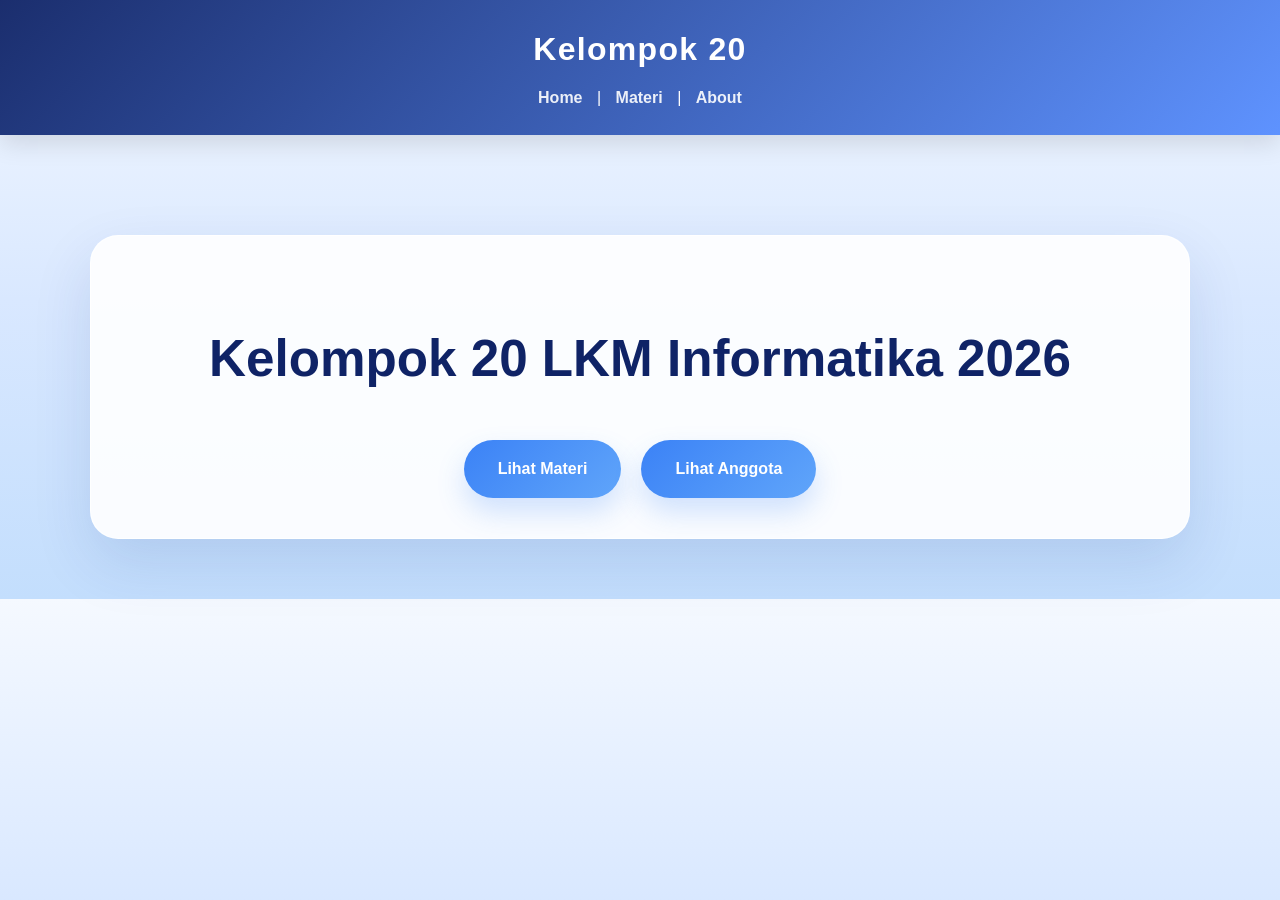
<file: index.html>
<!DOCTYPE html>
<html lang="en">
<head>
    <meta charset="UTF-8">
    <meta name="viewport" content="width=device-width, initial-scale=1.0">
    <title>Homepage - Kelompok 20</title>
    <style>
        body {
            font-family: 'Segoe UI', Tahoma, Geneva, Verdana, sans-serif;
            margin: 0;
            padding: 0;
            line-height: 1.6;
            background: linear-gradient(180deg, #f5f9ff 0%, #d9e8ff 50%, #c3defd 100%);
            color: #0f2366;
        }

        header {
            text-align: center;
            padding: 24px 20px;
            background: linear-gradient(135deg, rgba(15,35,102,0.95), rgba(70,130,255,0.85));
            color: white;
            box-shadow: 0 8px 24px rgba(0, 0, 0, 0.12);
        }

        header h1 {
            margin: 0;
            font-size: 2rem;
            letter-spacing: 0.04em;
        }

        nav {
            margin-top: 10px;
        }

        nav a {
            color: rgba(255,255,255,0.9);
            text-decoration: none;
            font-weight: 600;
            margin: 0 10px;
            transition: color 0.3s ease;
        }

        nav a:hover {
            color: #e0f2ff;
        }

        main {
            padding: 40px 20px 60px;
            max-width: 1100px;
            margin: 0 auto;
        }

        .home-content {
            text-align: center;
            margin-top: 60px;
            padding: 40px 30px;
            background: rgba(255, 255, 255, 0.9);
            border-radius: 28px;
            box-shadow: 0 24px 60px rgba(0, 48, 128, 0.12);
            border: 1px solid rgba(255,255,255,0.8);
        }

        .home-content h2 {
            font-size: clamp(2.5rem, 4vw, 3.6rem);
            margin-bottom: 40px;
            color: #0f2366;
        }

        .button-container {
            display: flex;
            justify-content: center;
            gap: 20px;
            flex-wrap: wrap;
        }

        .btn {
            display: inline-block;
            padding: 16px 34px;
            background: linear-gradient(135deg, #3b82f6, #60a5fa);
            color: white;
            text-decoration: none;
            border-radius: 999px;
            font-size: 1rem;
            font-weight: 700;
            transition: transform 0.25s ease, box-shadow 0.25s ease;
            box-shadow: 0 14px 28px rgba(59, 130, 246, 0.22);
        }

        .btn:hover {
            transform: translateY(-2px);
            box-shadow: 0 18px 30px rgba(59, 130, 246, 0.28);
        }

        .footer-note {
            text-align: center;
            margin-top: 40px;
            color: #3a5f8f;
            opacity: 0.9;
        }
    </style>
</head>
<body>
    <header>
        <h1>Kelompok 20</h1>
        <nav>
            <a href="home.html">Home</a> |
            <a href="materi.html">Materi</a> |
            <a href="about.html">About</a>
        </nav>
    </header>
    <main>
        <section class="home-content">
            <h2>Kelompok 20 LKM Informatika 2026</h2>
            <div class="button-container">
                <a href="materi.html" class="btn">Lihat Materi</a>
                <a href="about.html" class="btn">Lihat Anggota</a>
            </div>
        </section>
    </main>
    <script>
        // JavaScript untuk home page
        console.log('Home page loaded');
    </script>
</body>
</html>
</file>
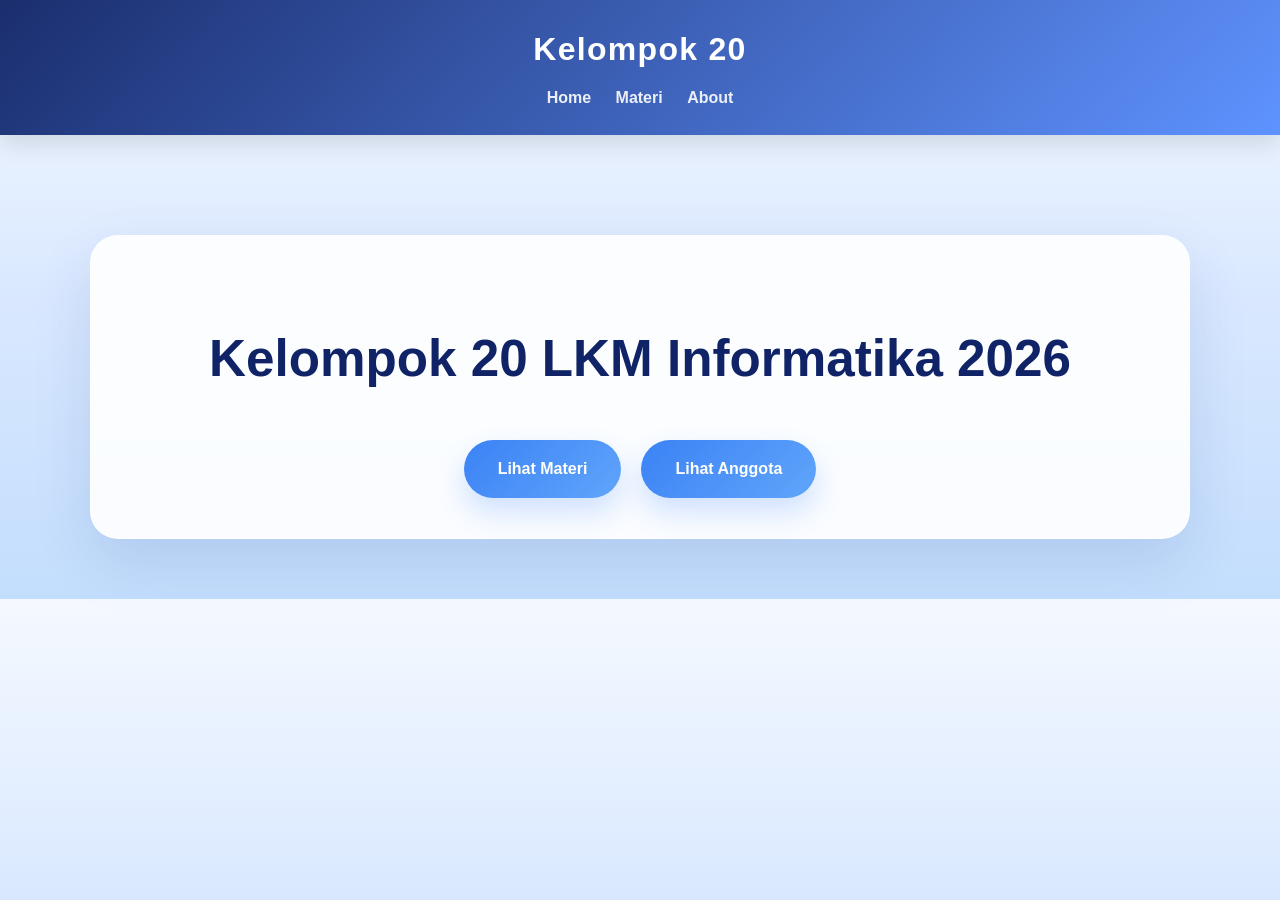
<file: home.html>
<!DOCTYPE html>
<html lang="en">
<head>
    <meta charset="UTF-8">
    <meta name="viewport" content="width=device-width, initial-scale=1.0">
    <title>Homepage - Kelompok 20</title>
    <style>
        body {
            font-family: 'Segoe UI', Tahoma, Geneva, Verdana, sans-serif;
            margin: 0;
            padding: 0;
            line-height: 1.6;
            background: linear-gradient(180deg, #f5f9ff 0%, #d9e8ff 50%, #c3defd 100%);
            color: #0f2366;
        }

        header {
            text-align: center;
            padding: 24px 20px;
            background: linear-gradient(135deg, rgba(15,35,102,0.95), rgba(70,130,255,0.85));
            color: white;
            box-shadow: 0 8px 24px rgba(0, 0, 0, 0.12);
        }

        header h1 {
            margin: 0;
            font-size: 2rem;
            letter-spacing: 0.04em;
        }

        nav {
            margin-top: 10px;
        }

        nav a {
            color: rgba(255,255,255,0.9);
            text-decoration: none;
            font-weight: 600;
            margin: 0 10px;
            transition: color 0.3s ease;
        }

        nav a:hover {
            color: #e0f2ff;
        }

        main {
            padding: 40px 20px 60px;
            max-width: 1100px;
            margin: 0 auto;
        }

        .home-content {
            text-align: center;
            margin-top: 60px;
            padding: 40px 30px;
            background: rgba(255, 255, 255, 0.9);
            border-radius: 28px;
            box-shadow: 0 24px 60px rgba(0, 48, 128, 0.12);
            border: 1px solid rgba(255,255,255,0.8);
        }

        .home-content h2 {
            font-size: clamp(2.5rem, 4vw, 3.6rem);
            margin-bottom: 40px;
            color: #0f2366;
        }

        .button-container {
            display: flex;
            justify-content: center;
            gap: 20px;
            flex-wrap: wrap;
        }

        .btn {
            display: inline-block;
            padding: 16px 34px;
            background: linear-gradient(135deg, #3b82f6, #60a5fa);
            color: white;
            text-decoration: none;
            border-radius: 999px;
            font-size: 1rem;
            font-weight: 700;
            transition: transform 0.25s ease, box-shadow 0.25s ease;
            box-shadow: 0 14px 28px rgba(59, 130, 246, 0.22);
        }

        .btn:hover {
            transform: translateY(-2px);
            box-shadow: 0 18px 30px rgba(59, 130, 246, 0.28);
        }

        .footer-note {
            text-align: center;
            margin-top: 40px;
            color: #3a5f8f;
            opacity: 0.9;
        }
    </style>
</head>
<body>
    <header>
        <h1>Kelompok 20</h1>
        <nav>
            <a href="home.html">Home</a>
            <a href="materi.html">Materi</a>
            <a href="about.html">About</a>
        </nav>
    </header>
    <main>
        <section class="home-content">
            <h2>Kelompok 20 LKM Informatika 2026</h2>
            <div class="button-container">
                <a href="materi.html" class="btn">Lihat Materi</a>
                <a href="about.html" class="btn">Lihat Anggota</a>
            </div>
        </section>
    </main>
    <script>
        // JavaScript untuk home page
        console.log('Home page loaded');
    </script>
</body>
</html>
</file>
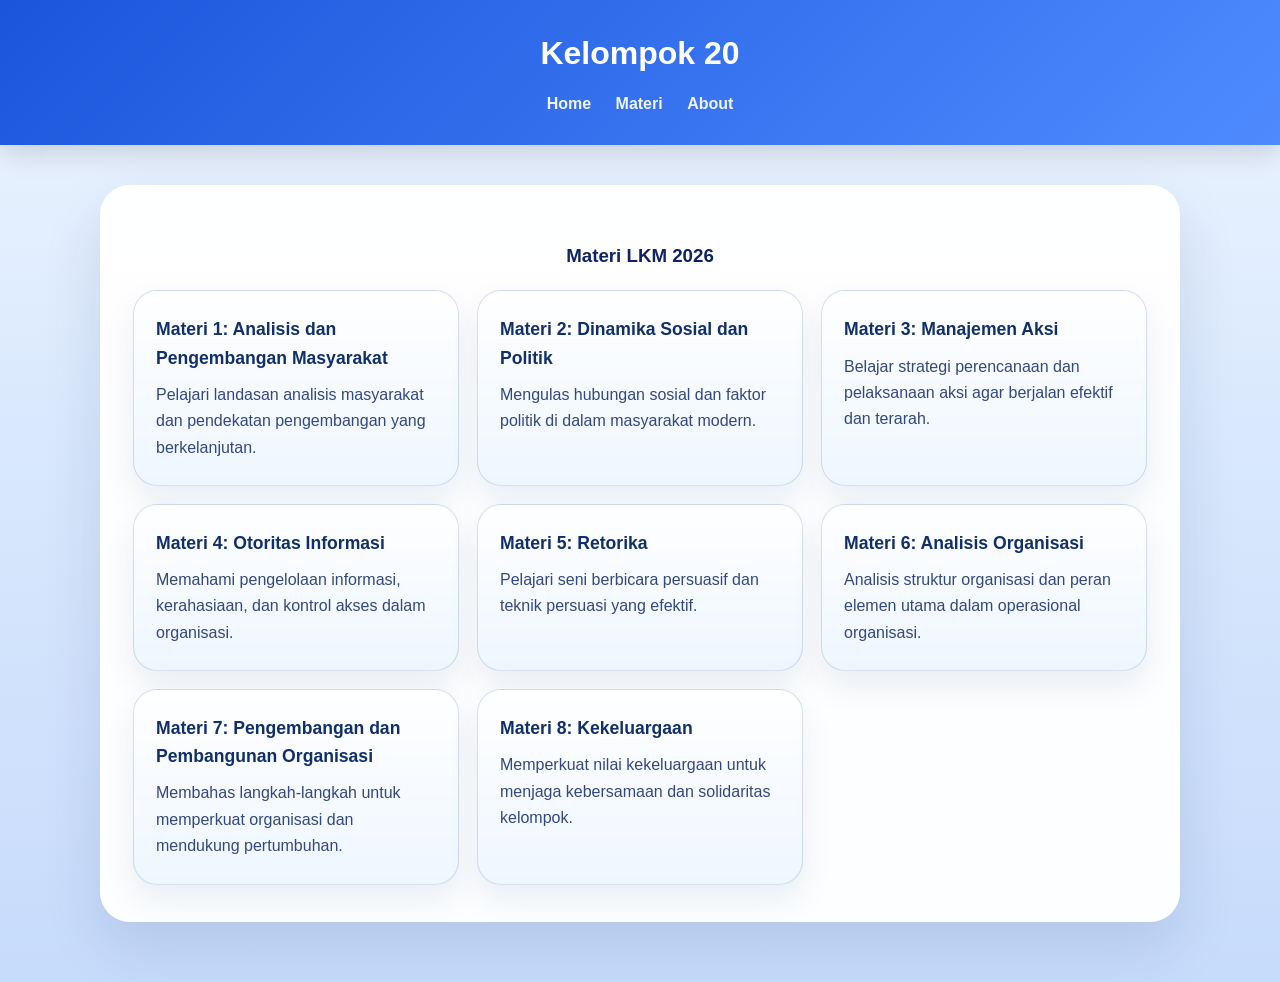
<file: materi.html>
﻿<!DOCTYPE html>
<html lang="en">
<head>
    <meta charset="UTF-8">
    <meta name="viewport" content="width=device-width, initial-scale=1.0">
    <title>Materi - Kelompok 20</title>
    <style>
        body {
            font-family: 'Segoe UI', Tahoma, Geneva, Verdana, sans-serif;
            margin: 0;
            padding: 0;
            line-height: 1.6;
            background: linear-gradient(180deg, #eef6ff 0%, #d9e8fd 45%, #c7dbfb 100%);
            color: #102d5f;
        }

        header {
            text-align: center;
            padding: 28px 20px;
            background: linear-gradient(135deg, #1a56db, #4f8bff);
            color: white;
            box-shadow: 0 8px 28px rgba(0, 0, 0, 0.14);
        }

        header h1 {
            margin: 0;
            font-size: 2rem;
        }

        nav {
            margin-top: 12px;
        }

        nav a {
            color: rgba(255,255,255,0.92);
            text-decoration: none;
            margin: 0 10px;
            font-weight: 600;
            transition: color 0.25s ease;
        }

        nav a:hover {
            color: #d7e8ff;
        }

        main {
            padding: 40px 20px 60px;
            max-width: 1080px;
            margin: 0 auto;
        }

        .materi {
            background: rgba(255,255,255,0.95);
            border-radius: 30px;
            padding: 36px 32px;
            box-shadow: 0 24px 60px rgba(15, 45, 100, 0.12);
            border: 1px solid rgba(255,255,255,0.85);
        }

        .materi h2,
        .materi-list h3 {
            text-align: center;
            margin-bottom: 16px;
            color: #0f2366;
        }

        .materi-list {
            margin-top: 10px;
        }

        .card-grid {
            display: grid;
            grid-template-columns: repeat(auto-fit, minmax(260px, 1fr));
            gap: 18px;
            margin-top: 20px;
        }

        .materi-card {
            display: block;
            text-decoration: none;
            color: inherit;
            border-radius: 24px;
            padding: 24px 22px;
            background: linear-gradient(180deg, rgba(255,255,255,0.96), #eef6ff);
            border: 1px solid rgba(16, 66, 150, 0.16);
            box-shadow: 0 16px 32px rgba(15, 45, 100, 0.08);
            transition: transform 0.2s ease, box-shadow 0.2s ease, border-color 0.2s ease;
        }

        .materi-card:hover {
            transform: translateY(-3px);
            border-color: rgba(59, 130, 246, 0.4);
            box-shadow: 0 22px 36px rgba(15, 45, 100, 0.12);
        }

        .materi-card h4 {
            margin: 0 0 10px;
            color: #11306a;
            font-size: 1.1rem;
        }

        .materi-card p {
            color: #33487d;
            margin: 0;
            line-height: 1.65;
        }
    </style>
</head>
<body>
    <header>
        <h1>Kelompok 20</h1>
        <nav>
            <a href="home.html">Home</a>
            <a href="materi.html">Materi</a>
            <a href="about.html">About</a>
        </nav>
    </header>
    <main>
        <section class="materi">
            <div class="materi-list">
                <h3>Materi LKM 2026</h3>
                <div class="card-grid">
                    <a class="materi-card" href="materi1.html">
                        <h4>Materi 1: Analisis dan Pengembangan Masyarakat</h4>
                        <p>Pelajari landasan analisis masyarakat dan pendekatan pengembangan yang berkelanjutan.</p>
                    </a>
                    <a class="materi-card" href="materi2.html">
                        <h4>Materi 2: Dinamika Sosial dan Politik</h4>
                        <p>Mengulas hubungan sosial dan faktor politik di dalam masyarakat modern.</p>
                    </a>
                    <a class="materi-card" href="materi3.html">
                        <h4>Materi 3: Manajemen Aksi</h4>
                        <p>Belajar strategi perencanaan dan pelaksanaan aksi agar berjalan efektif dan terarah.</p>
                    </a>
                    <a class="materi-card" href="materi4.html">
                        <h4>Materi 4: Otoritas Informasi</h4>
                        <p>Memahami pengelolaan informasi, kerahasiaan, dan kontrol akses dalam organisasi.</p>
                    </a>
                    <a class="materi-card" href="materi5.html">
                        <h4>Materi 5: Retorika</h4>
                        <p>Pelajari seni berbicara persuasif dan teknik persuasi yang efektif.</p>
                    </a>
                    <a class="materi-card" href="materi6.html">
                        <h4>Materi 6: Analisis Organisasi</h4>
                        <p>Analisis struktur organisasi dan peran elemen utama dalam operasional organisasi.</p>
                    </a>
                    <a class="materi-card" href="materi7.html">
                        <h4>Materi 7: Pengembangan dan Pembangunan Organisasi</h4>
                        <p>Membahas langkah-langkah untuk memperkuat organisasi dan mendukung pertumbuhan.</p>
                    </a>
                    <a class="materi-card" href="materi8.html">
                        <h4>Materi 8: Kekeluargaan</h4>
                        <p>Memperkuat nilai kekeluargaan untuk menjaga kebersamaan dan solidaritas kelompok.</p>
                    </a>
                </div>
            </div>
        </section>
    </main>
    <script>
        // JavaScript untuk materi page
        console.log('Materi page loaded');
    </script>
</body>
</html>
</file>
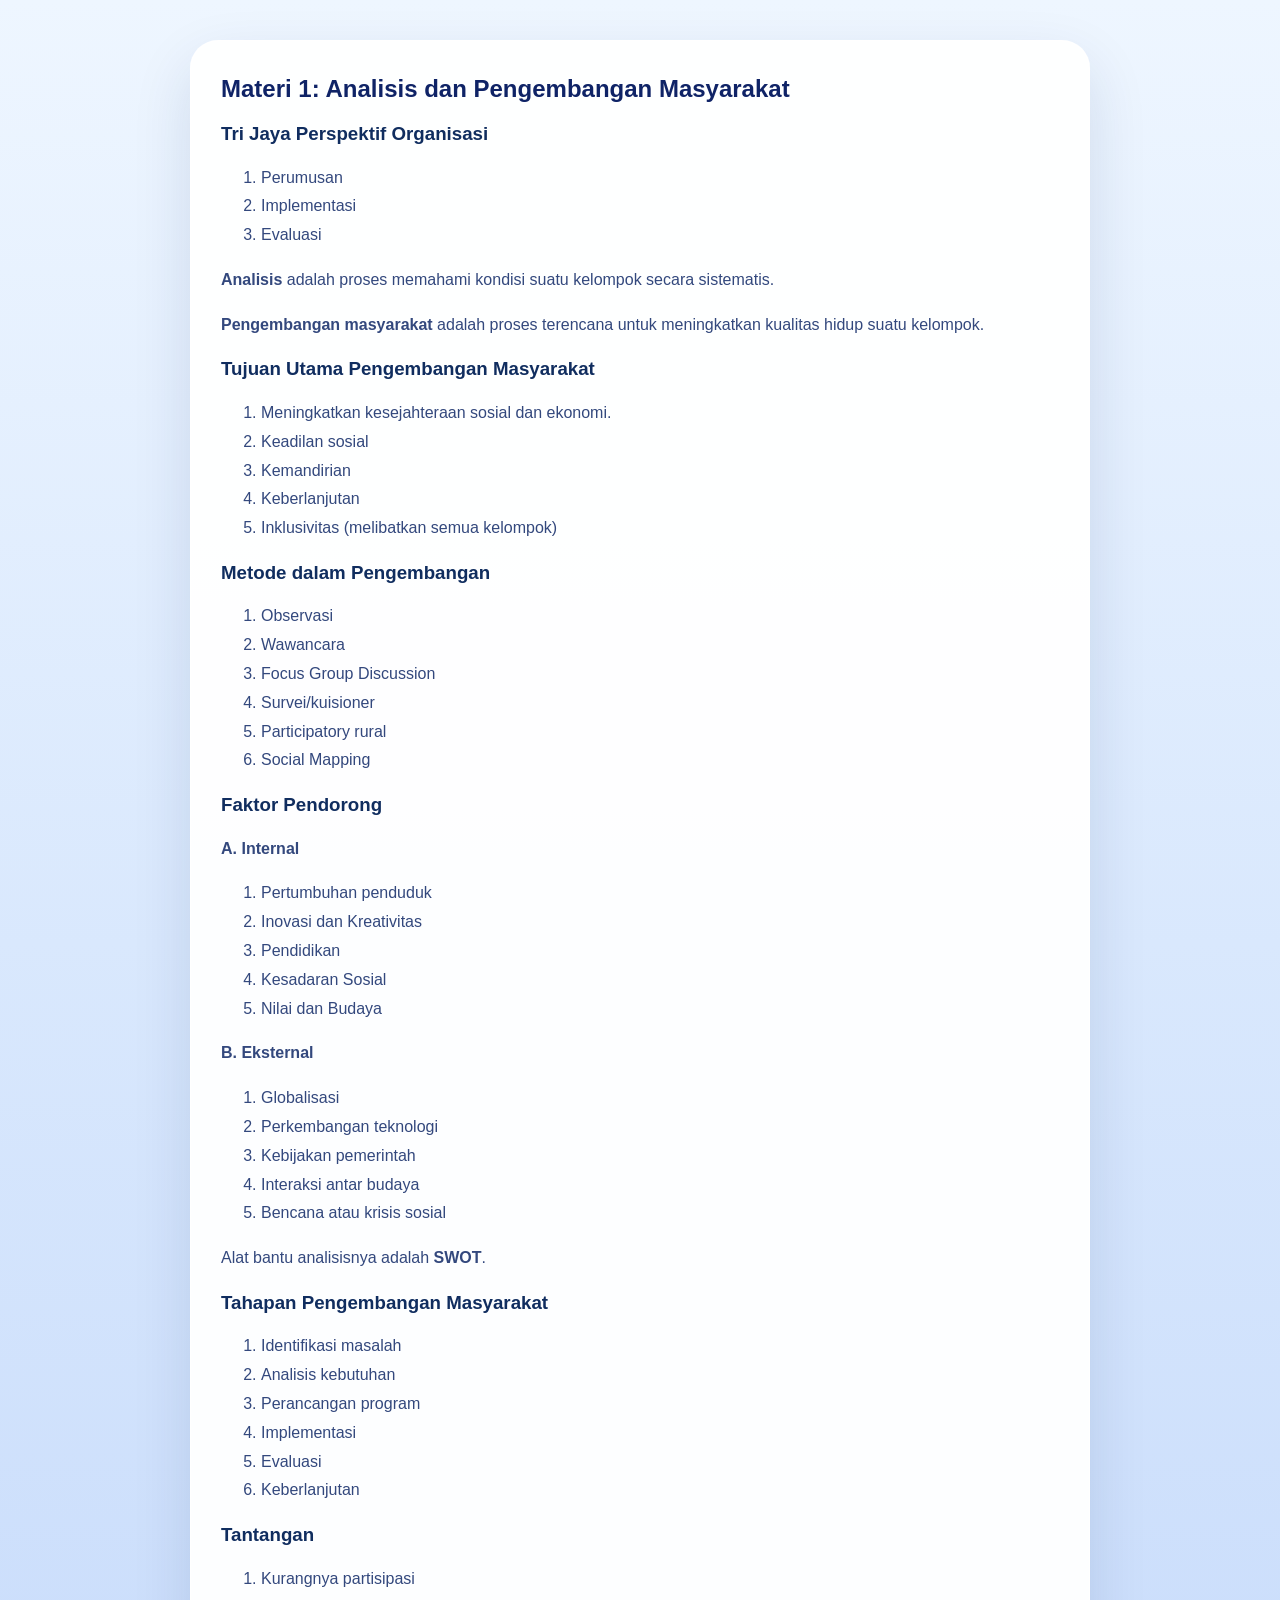
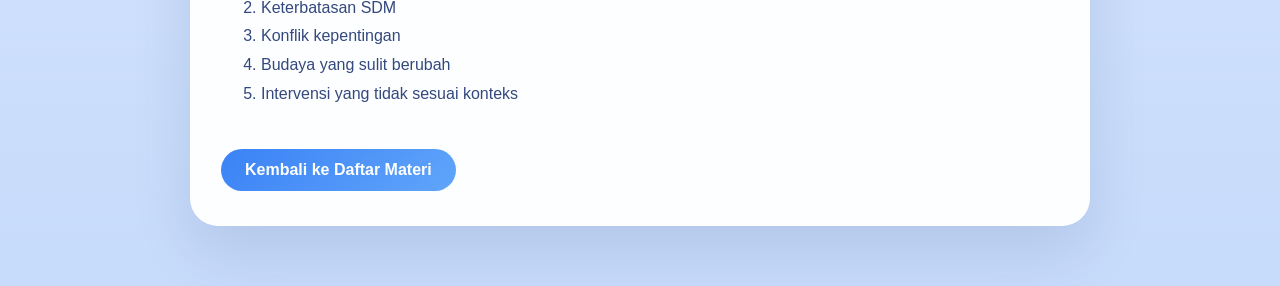
<file: materi1.html>
<!DOCTYPE html>
<html lang="en">
<head>
    <meta charset="UTF-8">
    <meta name="viewport" content="width=device-width, initial-scale=1.0">
    <title>Materi 1 - Analisis dan Pengembangan Masyarakat</title>
    <style>
        body {
            font-family: 'Segoe UI', Tahoma, Geneva, Verdana, sans-serif;
            margin: 0;
            padding: 0;
            background: linear-gradient(180deg, #eef6ff 0%, #d9e8fd 50%, #c7dbfb 100%);
            color: #102d5f;
        }

        header {
            text-align: center;
            padding: 28px 20px;
            background: linear-gradient(135deg, #1a56db, #4f8bff);
            color: white;
            box-shadow: 0 8px 28px rgba(0, 0, 0, 0.14);
        }

        header h1 {
            margin: 0;
            font-size: 2rem;
        }

        nav {
            margin-top: 12px;
        }

        nav a {
            color: rgba(255,255,255,0.92);
            text-decoration: none;
            margin: 0 10px;
            font-weight: 600;
            transition: color 0.25s ease;
        }

        nav a:hover {
            color: #d7e8ff;
        }

        main {
            padding: 40px 20px 60px;
            max-width: 900px;
            margin: 0 auto;
        }

        .content-card {
            background: rgba(255,255,255,0.95);
            border-radius: 28px;
            padding: 34px 30px;
            box-shadow: 0 24px 60px rgba(15, 45, 100, 0.12);
            border: 1px solid rgba(255,255,255,0.85);
        }

        .content-card h2 {
            margin-top: 0;
            color: #0f2366;
        }

        .content-card p,
        .content-card ul,
        .content-card li {
            color: #33487d;
            line-height: 1.8;
        }

        .content-card ul {
            padding-left: 20px;
        }

        .back-link {
            display: inline-block;
            margin-top: 24px;
            padding: 12px 24px;
            background: linear-gradient(135deg, #3b82f6, #60a5fa);
            color: white;
            text-decoration: none;
            border-radius: 999px;
            font-weight: 700;
            transition: transform 0.2s ease;
        }

        .back-link:hover {
            transform: translateY(-2px);
        }
    </style>
</head>
<body>
    <main>
        <section class="content-card">
            <h2>Materi 1: Analisis dan Pengembangan Masyarakat</h2>
            <h3>Tri Jaya Perspektif Organisasi</h3>
            <ol>
                <li>Perumusan</li>
                <li>Implementasi</li>
                <li>Evaluasi</li>
            </ol>
            <p><strong>Analisis</strong> adalah proses memahami kondisi suatu kelompok secara sistematis.</p>
            <p><strong>Pengembangan masyarakat</strong> adalah proses terencana untuk meningkatkan kualitas hidup suatu kelompok.</p>

            <h3>Tujuan Utama Pengembangan Masyarakat</h3>
            <ol>
                <li>Meningkatkan kesejahteraan sosial dan ekonomi.</li>
                <li>Keadilan sosial</li>
                <li>Kemandirian</li>
                <li>Keberlanjutan</li>
                <li>Inklusivitas (melibatkan semua kelompok)</li>
            </ol>

            <h3>Metode dalam Pengembangan</h3>
            <ol>
                <li>Observasi</li>
                <li>Wawancara</li>
                <li>Focus Group Discussion</li>
                <li>Survei/kuisioner</li>
                <li>Participatory rural</li>
                <li>Social Mapping</li>
            </ol>

            <h3>Faktor Pendorong</h3>
            <p><strong>A. Internal</strong></p>
            <ol>
                <li>Pertumbuhan penduduk</li>
                <li>Inovasi dan Kreativitas</li>
                <li>Pendidikan</li>
                <li>Kesadaran Sosial</li>
                <li>Nilai dan Budaya</li>
            </ol>
            <p><strong>B. Eksternal</strong></p>
            <ol>
                <li>Globalisasi</li>
                <li>Perkembangan teknologi</li>
                <li>Kebijakan pemerintah</li>
                <li>Interaksi antar budaya</li>
                <li>Bencana atau krisis sosial</li>
            </ol>
            <p>Alat bantu analisisnya adalah <strong>SWOT</strong>.</p>

            <h3>Tahapan Pengembangan Masyarakat</h3>
            <ol>
                <li>Identifikasi masalah</li>
                <li>Analisis kebutuhan</li>
                <li>Perancangan program</li>
                <li>Implementasi</li>
                <li>Evaluasi</li>
                <li>Keberlanjutan</li>
            </ol>

            <h3>Tantangan</h3>
            <ol>
                <li>Kurangnya partisipasi</li>
                <li>Keterbatasan SDM</li>
                <li>Konflik kepentingan</li>
                <li>Budaya yang sulit berubah</li>
                <li>Intervensi yang tidak sesuai konteks</li>
            </ol>

            <a class="back-link" href="materi.html">Kembali ke Daftar Materi</a>
        </section>
    </main>
</body>
</html>
</file>
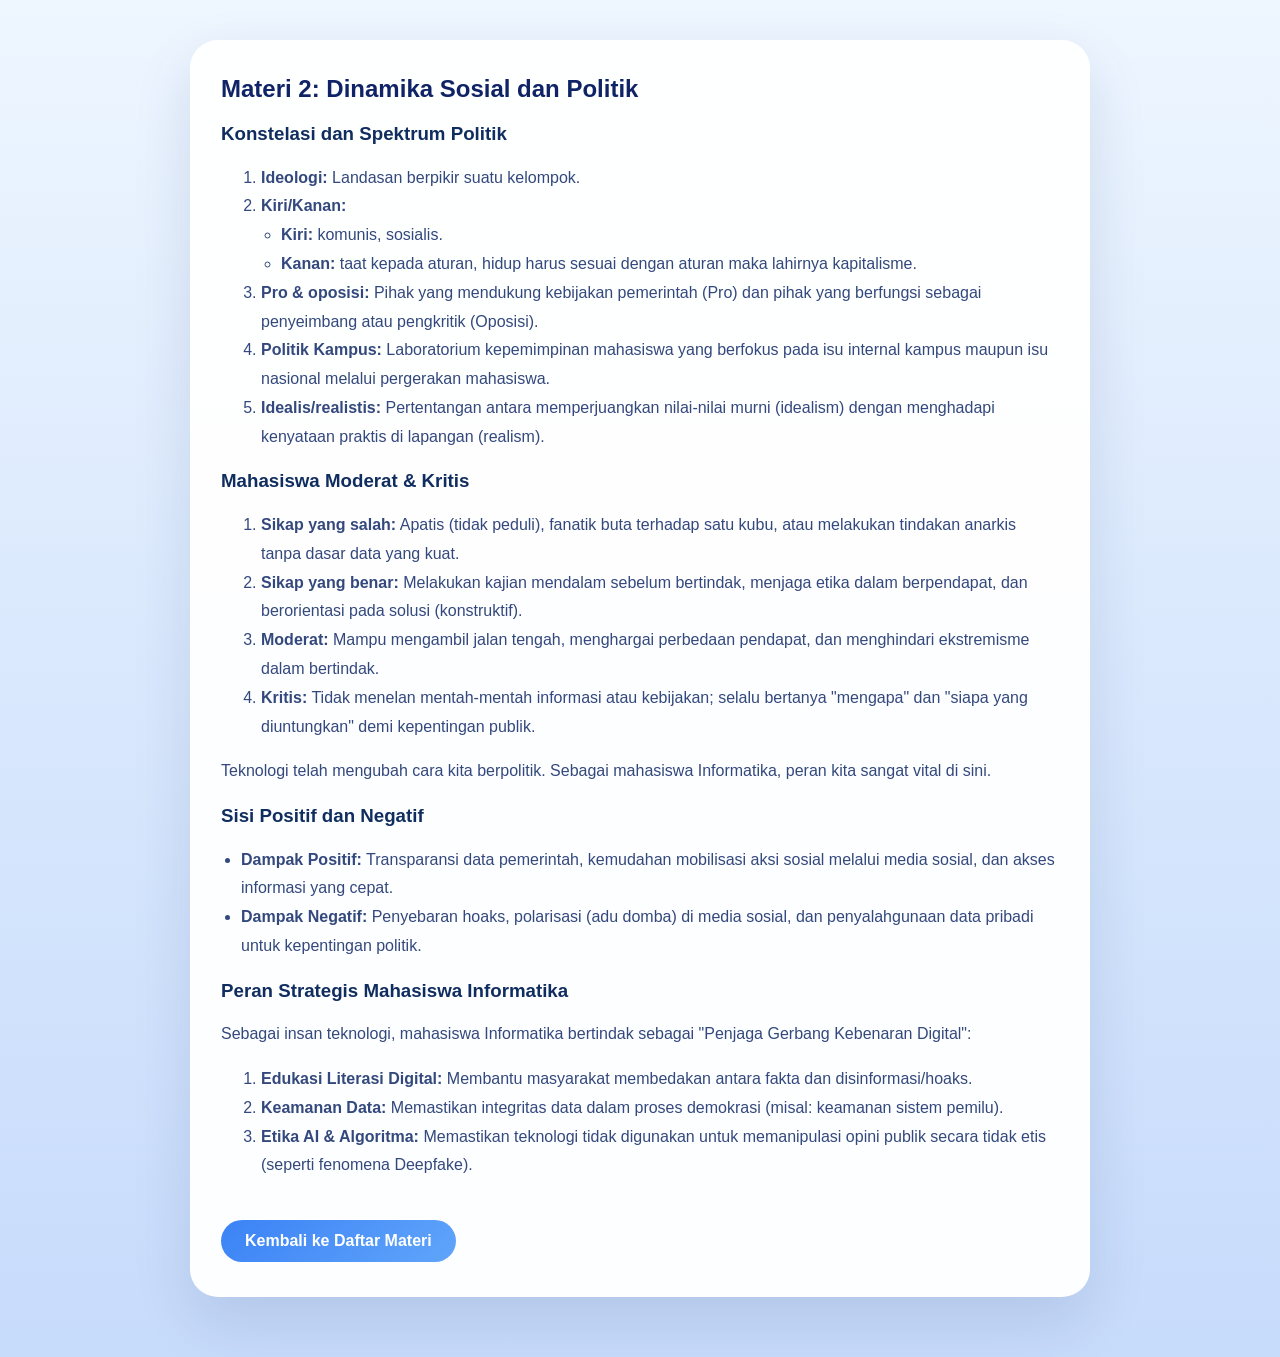
<file: materi2.html>
<!DOCTYPE html>
<html lang="en">
<head>
    <meta charset="UTF-8">
    <meta name="viewport" content="width=device-width, initial-scale=1.0">
    <title>Materi 2 - Dinamika Sosial dan Politik</title>
    <style>
        body {
            font-family: 'Segoe UI', Tahoma, Geneva, Verdana, sans-serif;
            margin: 0;
            padding: 0;
            background: linear-gradient(180deg, #eef6ff 0%, #d9e8fd 50%, #c7dbfb 100%);
            color: #102d5f;
        }

        header {
            text-align: center;
            padding: 28px 20px;
            background: linear-gradient(135deg, #1a56db, #4f8bff);
            color: white;
            box-shadow: 0 8px 28px rgba(0, 0, 0, 0.14);
        }

        header h1 {
            margin: 0;
            font-size: 2rem;
        }

        nav {
            margin-top: 12px;
        }

        nav a {
            color: rgba(255,255,255,0.92);
            text-decoration: none;
            margin: 0 10px;
            font-weight: 600;
            transition: color 0.25s ease;
        }

        nav a:hover {
            color: #d7e8ff;
        }

        main {
            padding: 40px 20px 60px;
            max-width: 900px;
            margin: 0 auto;
        }

        .content-card {
            background: rgba(255,255,255,0.95);
            border-radius: 28px;
            padding: 34px 30px;
            box-shadow: 0 24px 60px rgba(15, 45, 100, 0.12);
            border: 1px solid rgba(255,255,255,0.85);
        }

        .content-card h2 {
            margin-top: 0;
            color: #0f2366;
        }

        .content-card p,
        .content-card ul,
        .content-card li {
            color: #33487d;
            line-height: 1.8;
        }

        .content-card ul {
            padding-left: 20px;
        }

        .back-link {
            display: inline-block;
            margin-top: 24px;
            padding: 12px 24px;
            background: linear-gradient(135deg, #3b82f6, #60a5fa);
            color: white;
            text-decoration: none;
            border-radius: 999px;
            font-weight: 700;
            transition: transform 0.2s ease;
        }

        .back-link:hover {
            transform: translateY(-2px);
        }
    </style>
</head>
<body>
    <main>
        <section class="content-card">
            <h2>Materi 2: Dinamika Sosial dan Politik</h2>
            <h3>Konstelasi dan Spektrum Politik</h3>
            <ol>
                <li><strong>Ideologi:</strong> Landasan berpikir suatu kelompok.</li>
                <li><strong>Kiri/Kanan:</strong>
                    <ul>
                        <li><strong>Kiri:</strong> komunis, sosialis.</li>
                        <li><strong>Kanan:</strong> taat kepada aturan, hidup harus sesuai dengan aturan maka lahirnya kapitalisme.</li>
                    </ul>
                </li>
                <li><strong>Pro & oposisi:</strong> Pihak yang mendukung kebijakan pemerintah (Pro) dan pihak yang berfungsi sebagai penyeimbang atau pengkritik (Oposisi).</li>
                <li><strong>Politik Kampus:</strong> Laboratorium kepemimpinan mahasiswa yang berfokus pada isu internal kampus maupun isu nasional melalui pergerakan mahasiswa.</li>
                <li><strong>Idealis/realistis:</strong> Pertentangan antara memperjuangkan nilai-nilai murni (idealism) dengan menghadapi kenyataan praktis di lapangan (realism).</li>
            </ol>

            <h3>Mahasiswa Moderat & Kritis</h3>
            <ol>
                <li><strong>Sikap yang salah:</strong> Apatis (tidak peduli), fanatik buta terhadap satu kubu, atau melakukan tindakan anarkis tanpa dasar data yang kuat.</li>
                <li><strong>Sikap yang benar:</strong> Melakukan kajian mendalam sebelum bertindak, menjaga etika dalam berpendapat, dan berorientasi pada solusi (konstruktif).</li>
                <li><strong>Moderat:</strong> Mampu mengambil jalan tengah, menghargai perbedaan pendapat, dan menghindari ekstremisme dalam bertindak.</li>
                <li><strong>Kritis:</strong> Tidak menelan mentah-mentah informasi atau kebijakan; selalu bertanya "mengapa" dan "siapa yang diuntungkan" demi kepentingan publik.</li>
            </ol>

            <p>Teknologi telah mengubah cara kita berpolitik. Sebagai mahasiswa Informatika, peran kita sangat vital di sini.</p>

            <h3>Sisi Positif dan Negatif</h3>
            <ul>
                <li><strong>Dampak Positif:</strong> Transparansi data pemerintah, kemudahan mobilisasi aksi sosial melalui media sosial, dan akses informasi yang cepat.</li>
                <li><strong>Dampak Negatif:</strong> Penyebaran hoaks, polarisasi (adu domba) di media sosial, dan penyalahgunaan data pribadi untuk kepentingan politik.</li>
            </ul>

            <h3>Peran Strategis Mahasiswa Informatika</h3>
            <p>Sebagai insan teknologi, mahasiswa Informatika bertindak sebagai "Penjaga Gerbang Kebenaran Digital":</p>
            <ol>
                <li><strong>Edukasi Literasi Digital:</strong> Membantu masyarakat membedakan antara fakta dan disinformasi/hoaks.</li>
                <li><strong>Keamanan Data:</strong> Memastikan integritas data dalam proses demokrasi (misal: keamanan sistem pemilu).</li>
                <li><strong>Etika AI & Algoritma:</strong> Memastikan teknologi tidak digunakan untuk memanipulasi opini publik secara tidak etis (seperti fenomena Deepfake).</li>
            </ol>

            <a class="back-link" href="materi.html">Kembali ke Daftar Materi</a>
        </section>
    </main>
</body>
</html>
</file>
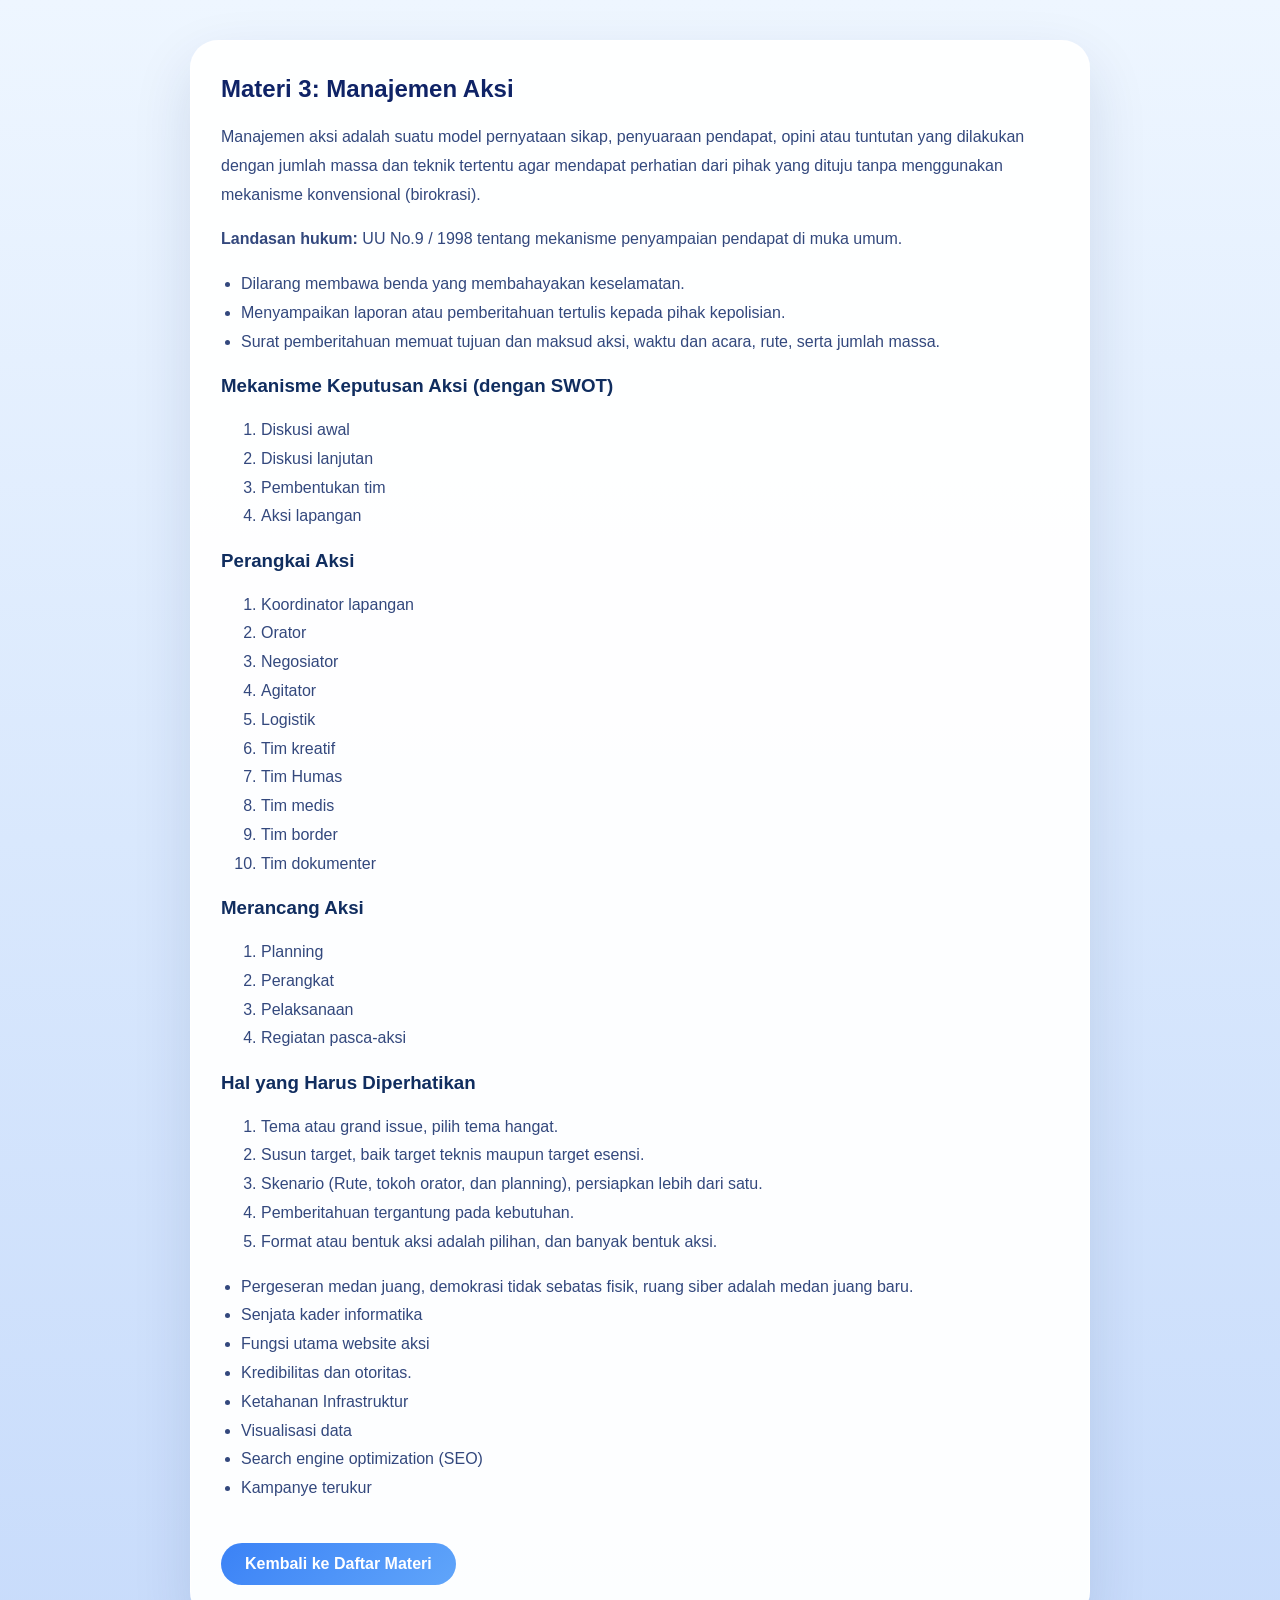
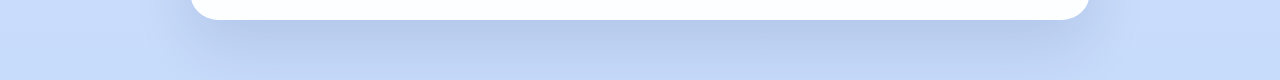
<file: materi3.html>
<!DOCTYPE html>
<html lang="en">
<head>
    <meta charset="UTF-8">
    <meta name="viewport" content="width=device-width, initial-scale=1.0">
    <title>Materi 3 - Manajemen Aksi</title>
    <style>
        body {
            font-family: 'Segoe UI', Tahoma, Geneva, Verdana, sans-serif;
            margin: 0;
            padding: 0;
            background: linear-gradient(180deg, #eef6ff 0%, #d9e8fd 50%, #c7dbfb 100%);
            color: #102d5f;
        }

        header {
            text-align: center;
            padding: 28px 20px;
            background: linear-gradient(135deg, #1a56db, #4f8bff);
            color: white;
            box-shadow: 0 8px 28px rgba(0, 0, 0, 0.14);
        }

        header h1 {
            margin: 0;
            font-size: 2rem;
        }

        nav {
            margin-top: 12px;
        }

        nav a {
            color: rgba(255,255,255,0.92);
            text-decoration: none;
            margin: 0 10px;
            font-weight: 600;
            transition: color 0.25s ease;
        }

        nav a:hover {
            color: #d7e8ff;
        }

        main {
            padding: 40px 20px 60px;
            max-width: 900px;
            margin: 0 auto;
        }

        .content-card {
            background: rgba(255,255,255,0.95);
            border-radius: 28px;
            padding: 34px 30px;
            box-shadow: 0 24px 60px rgba(15, 45, 100, 0.12);
            border: 1px solid rgba(255,255,255,0.85);
        }

        .content-card h2 {
            margin-top: 0;
            color: #0f2366;
        }

        .content-card p,
        .content-card ul,
        .content-card li {
            color: #33487d;
            line-height: 1.8;
        }

        .content-card ul {
            padding-left: 20px;
        }

        .back-link {
            display: inline-block;
            margin-top: 24px;
            padding: 12px 24px;
            background: linear-gradient(135deg, #3b82f6, #60a5fa);
            color: white;
            text-decoration: none;
            border-radius: 999px;
            font-weight: 700;
            transition: transform 0.2s ease;
        }

        .back-link:hover {
            transform: translateY(-2px);
        }
    </style>
</head>
<body>
    <main>
        <section class="content-card">
            <h2>Materi 3: Manajemen Aksi</h2>
            <p>Manajemen aksi adalah suatu model pernyataan sikap, penyuaraan pendapat, opini atau tuntutan yang dilakukan dengan jumlah massa dan teknik tertentu agar mendapat perhatian dari pihak yang dituju tanpa menggunakan mekanisme konvensional (birokrasi).</p>
            <p><strong>Landasan hukum:</strong> UU No.9 / 1998 tentang mekanisme penyampaian pendapat di muka umum.</p>
            <ul>
                <li>Dilarang membawa benda yang membahayakan keselamatan.</li>
                <li>Menyampaikan laporan atau pemberitahuan tertulis kepada pihak kepolisian.</li>
                <li>Surat pemberitahuan memuat tujuan dan maksud aksi, waktu dan acara, rute, serta jumlah massa.</li>
            </ul>

            <h3>Mekanisme Keputusan Aksi (dengan SWOT)</h3>
            <ol>
                <li>Diskusi awal</li>
                <li>Diskusi lanjutan</li>
                <li>Pembentukan tim</li>
                <li>Aksi lapangan</li>
            </ol>

            <h3>Perangkai Aksi</h3>
            <ol>
                <li>Koordinator lapangan</li>
                <li>Orator</li>
                <li>Negosiator</li>
                <li>Agitator</li>
                <li>Logistik</li>
                <li>Tim kreatif</li>
                <li>Tim Humas</li>
                <li>Tim medis</li>
                <li>Tim border</li>
                <li>Tim dokumenter</li>
            </ol>

            <h3>Merancang Aksi</h3>
            <ol>
                <li>Planning</li>
                <li>Perangkat</li>
                <li>Pelaksanaan</li>
                <li>Regiatan pasca-aksi</li>
            </ol>

            <h3>Hal yang Harus Diperhatikan</h3>
            <ol>
                <li>Tema atau grand issue, pilih tema hangat.</li>
                <li>Susun target, baik target teknis maupun target esensi.</li>
                <li>Skenario (Rute, tokoh orator, dan planning), persiapkan lebih dari satu.</li>
                <li>Pemberitahuan tergantung pada kebutuhan.</li>
                <li>Format atau bentuk aksi adalah pilihan, dan banyak bentuk aksi.</li>
            </ol>

            <ul>
                <li>Pergeseran medan juang, demokrasi tidak sebatas fisik, ruang siber adalah medan juang baru.</li>
                <li>Senjata kader informatika</li>
                <li>Fungsi utama website aksi</li>
                <li>Kredibilitas dan otoritas.</li>
                <li>Ketahanan Infrastruktur</li>
                <li>Visualisasi data</li>
                <li>Search engine optimization (SEO)</li>
                <li>Kampanye terukur</li>
            </ul>

            <a class="back-link" href="materi.html">Kembali ke Daftar Materi</a>
        </section>
    </main>
</body>
</html>
</file>
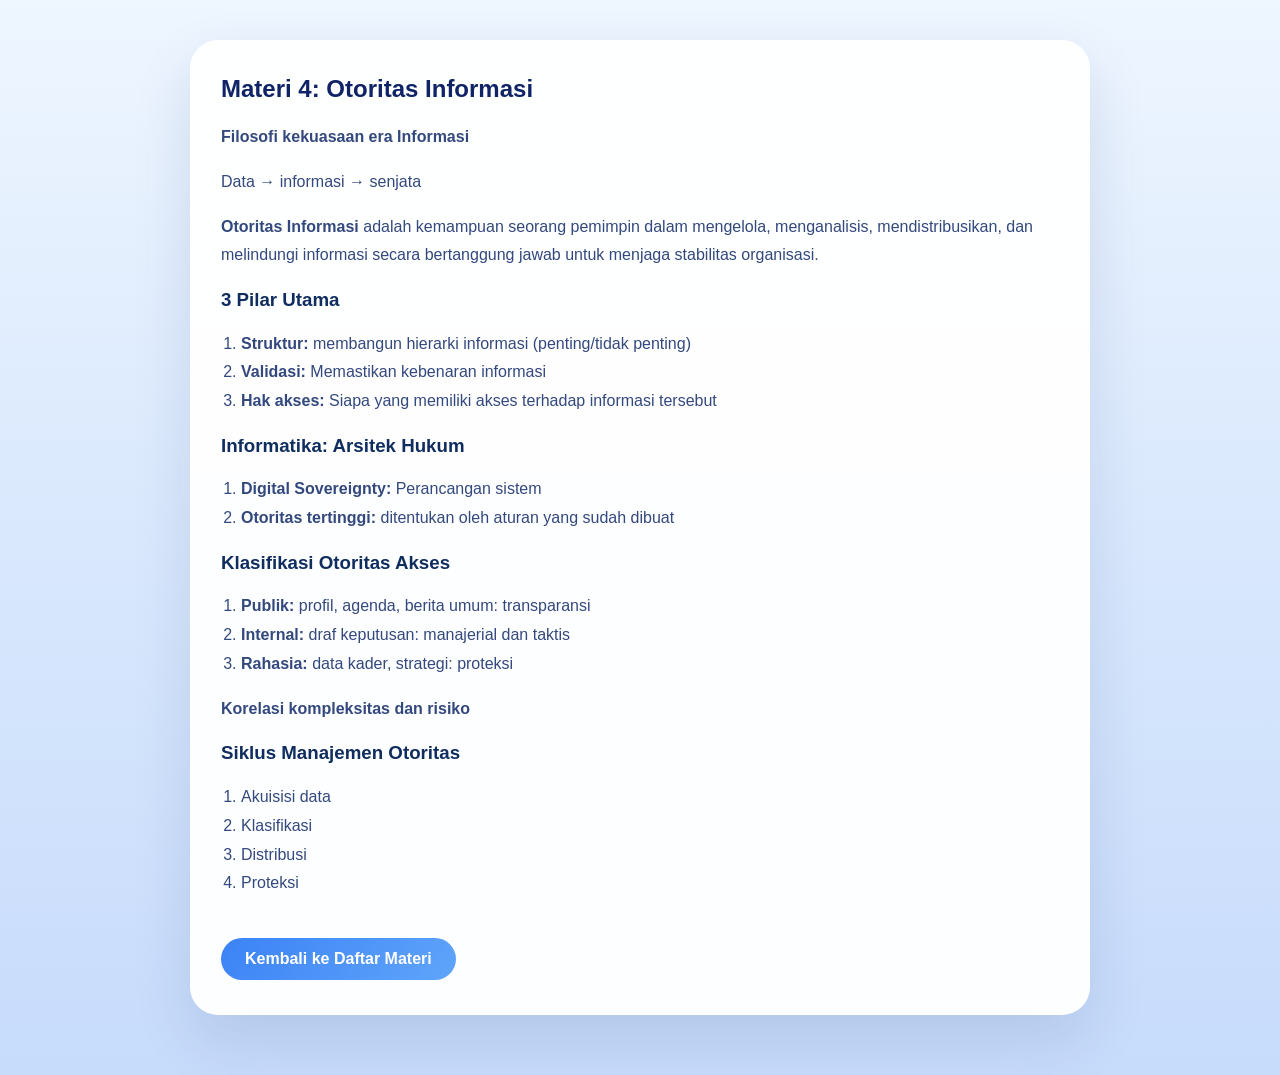
<file: materi4.html>
<!DOCTYPE html>
<html lang="en">
<head>
    <meta charset="UTF-8">
    <meta name="viewport" content="width=device-width, initial-scale=1.0">
    <title>Materi 4 - Otoritas Informasi</title>
    <style>
        body {
            font-family: 'Segoe UI', Tahoma, Geneva, Verdana, sans-serif;
            margin: 0;
            padding: 0;
            background: linear-gradient(180deg, #eef6ff 0%, #d9e8fd 50%, #c7dbfb 100%);
            color: #102d5f;
        }

        header {
            text-align: center;
            padding: 28px 20px;
            background: linear-gradient(135deg, #1a56db, #4f8bff);
            color: white;
            box-shadow: 0 8px 28px rgba(0, 0, 0, 0.14);
        }

        header h1 {
            margin: 0;
            font-size: 2rem;
        }

        nav {
            margin-top: 12px;
        }

        nav a {
            color: rgba(255,255,255,0.92);
            text-decoration: none;
            margin: 0 10px;
            font-weight: 600;
            transition: color 0.25s ease;
        }

        nav a:hover {
            color: #d7e8ff;
        }

        main {
            padding: 40px 20px 60px;
            max-width: 900px;
            margin: 0 auto;
        }

        .content-card {
            background: rgba(255,255,255,0.95);
            border-radius: 28px;
            padding: 34px 30px;
            box-shadow: 0 24px 60px rgba(15, 45, 100, 0.12);
            border: 1px solid rgba(255,255,255,0.85);
        }

        .content-card h2 {
            margin-top: 0;
            color: #0f2366;
        }

        .content-card p,
        .content-card ol,
        .content-card li {
            color: #33487d;
            line-height: 1.8;
        }

        .content-card ol {
            padding-left: 20px;
        }

        .back-link {
            display: inline-block;
            margin-top: 24px;
            padding: 12px 24px;
            background: linear-gradient(135deg, #3b82f6, #60a5fa);
            color: white;
            text-decoration: none;
            border-radius: 999px;
            font-weight: 700;
            transition: transform 0.2s ease;
        }

        .back-link:hover {
            transform: translateY(-2px);
        }
    </style>
</head>
<body>
    <main>
        <section class="content-card">
            <h2>Materi 4: Otoritas Informasi</h2>
            <p><strong>Filosofi kekuasaan era Informasi</strong></p>
            <p>Data &rarr; informasi &rarr; senjata</p>

            <p><strong>Otoritas Informasi</strong> adalah kemampuan seorang pemimpin dalam mengelola, menganalisis, mendistribusikan, dan melindungi informasi secara bertanggung jawab untuk menjaga stabilitas organisasi.</p>

            <h3>3 Pilar Utama</h3>
            <ol>
                <li><strong>Struktur:</strong> membangun hierarki informasi (penting/tidak penting)</li>
                <li><strong>Validasi:</strong> Memastikan kebenaran informasi</li>
                <li><strong>Hak akses:</strong> Siapa yang memiliki akses terhadap informasi tersebut</li>
            </ol>

            <h3>Informatika: Arsitek Hukum</h3>
            <ol>
                <li><strong>Digital Sovereignty:</strong> Perancangan sistem</li>
                <li><strong>Otoritas tertinggi:</strong> ditentukan oleh aturan yang sudah dibuat</li>
            </ol>

            <h3>Klasifikasi Otoritas Akses</h3>
            <ol>
                <li><strong>Publik:</strong> profil, agenda, berita umum: transparansi</li>
                <li><strong>Internal:</strong> draf keputusan: manajerial dan taktis</li>
                <li><strong>Rahasia:</strong> data kader, strategi: proteksi</li>
            </ol>

            <p><strong>Korelasi kompleksitas dan risiko</strong></p>

            <h3>Siklus Manajemen Otoritas</h3>
            <ol>
                <li>Akuisisi data</li>
                <li>Klasifikasi</li>
                <li>Distribusi</li>
                <li>Proteksi</li>
            </ol>

            <a class="back-link" href="materi.html">Kembali ke Daftar Materi</a>
        </section>
    </main>
</body>
</html>
</file>
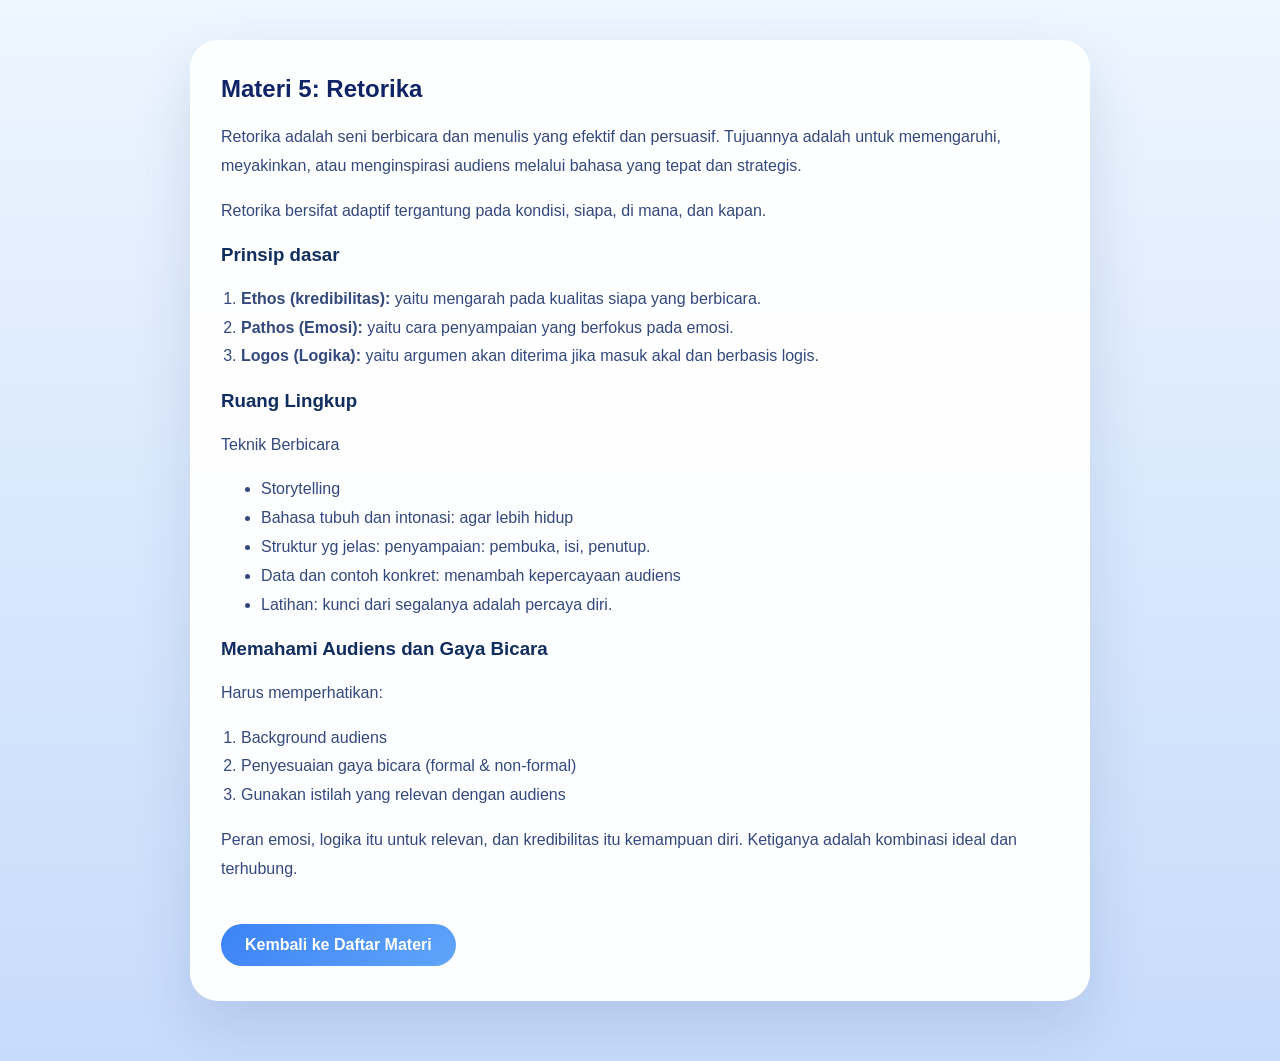
<file: materi5.html>
<!DOCTYPE html>
<html lang="en">
<head>
    <meta charset="UTF-8">
    <meta name="viewport" content="width=device-width, initial-scale=1.0">
    <title>Materi 5 - Retorika</title>
    <style>
        body {
            font-family: 'Segoe UI', Tahoma, Geneva, Verdana, sans-serif;
            margin: 0;
            padding: 0;
            background: linear-gradient(180deg, #eef6ff 0%, #d9e8fd 50%, #c7dbfb 100%);
            color: #102d5f;
        }

        header {
            text-align: center;
            padding: 28px 20px;
            background: linear-gradient(135deg, #1a56db, #4f8bff);
            color: white;
            box-shadow: 0 8px 28px rgba(0, 0, 0, 0.14);
        }

        header h1 {
            margin: 0;
            font-size: 2rem;
        }

        nav {
            margin-top: 12px;
        }

        nav a {
            color: rgba(255,255,255,0.92);
            text-decoration: none;
            margin: 0 10px;
            font-weight: 600;
            transition: color 0.25s ease;
        }

        nav a:hover {
            color: #d7e8ff;
        }

        main {
            padding: 40px 20px 60px;
            max-width: 900px;
            margin: 0 auto;
        }

        .content-card {
            background: rgba(255,255,255,0.95);
            border-radius: 28px;
            padding: 34px 30px;
            box-shadow: 0 24px 60px rgba(15, 45, 100, 0.12);
            border: 1px solid rgba(255,255,255,0.85);
        }

        .content-card h2 {
            margin-top: 0;
            color: #0f2366;
        }

        .content-card p,
        .content-card ol,
        .content-card li {
            color: #33487d;
            line-height: 1.8;
        }

        .content-card ol {
            padding-left: 20px;
        }

        .back-link {
            display: inline-block;
            margin-top: 24px;
            padding: 12px 24px;
            background: linear-gradient(135deg, #3b82f6, #60a5fa);
            color: white;
            text-decoration: none;
            border-radius: 999px;
            font-weight: 700;
            transition: transform 0.2s ease;
        }

        .back-link:hover {
            transform: translateY(-2px);
        }
    </style>
</head>
<body>
    <main>
        <section class="content-card">
            <h2>Materi 5: Retorika</h2>
            <p>Retorika adalah seni berbicara dan menulis yang efektif dan persuasif. Tujuannya adalah untuk memengaruhi, meyakinkan, atau menginspirasi audiens melalui bahasa yang tepat dan strategis.</p>
            <p>Retorika bersifat adaptif tergantung pada kondisi, siapa, di mana, dan kapan.</p>

            <h3>Prinsip dasar</h3>
            <ol>
                <li><strong>Ethos (kredibilitas):</strong> yaitu mengarah pada kualitas siapa yang berbicara.</li>
                <li><strong>Pathos (Emosi):</strong> yaitu cara penyampaian yang berfokus pada emosi.</li>
                <li><strong>Logos (Logika):</strong> yaitu argumen akan diterima jika masuk akal dan berbasis logis.</li>
            </ol>

            <h3>Ruang Lingkup</h3>
            <p>Teknik Berbicara</p>
            <ul>
                <li>Storytelling</li>
                <li>Bahasa tubuh dan intonasi: agar lebih hidup</li>
                <li>Struktur yg jelas: penyampaian: pembuka, isi, penutup.</li>
                <li>Data dan contoh konkret: menambah kepercayaan audiens</li>
                <li>Latihan: kunci dari segalanya adalah percaya diri.</li>
            </ul>

            <h3>Memahami Audiens dan Gaya Bicara</h3>
            <p>Harus memperhatikan:</p>
            <ol>
                <li>Background audiens</li>
                <li>Penyesuaian gaya bicara (formal & non-formal)</li>
                <li>Gunakan istilah yang relevan dengan audiens</li>
            </ol>

            <p>Peran emosi, logika itu untuk relevan, dan kredibilitas itu kemampuan diri. Ketiganya adalah kombinasi ideal dan terhubung.</p>
            <a class="back-link" href="materi.html">Kembali ke Daftar Materi</a>
        </section>
    </main>
</body>
</html>
</file>
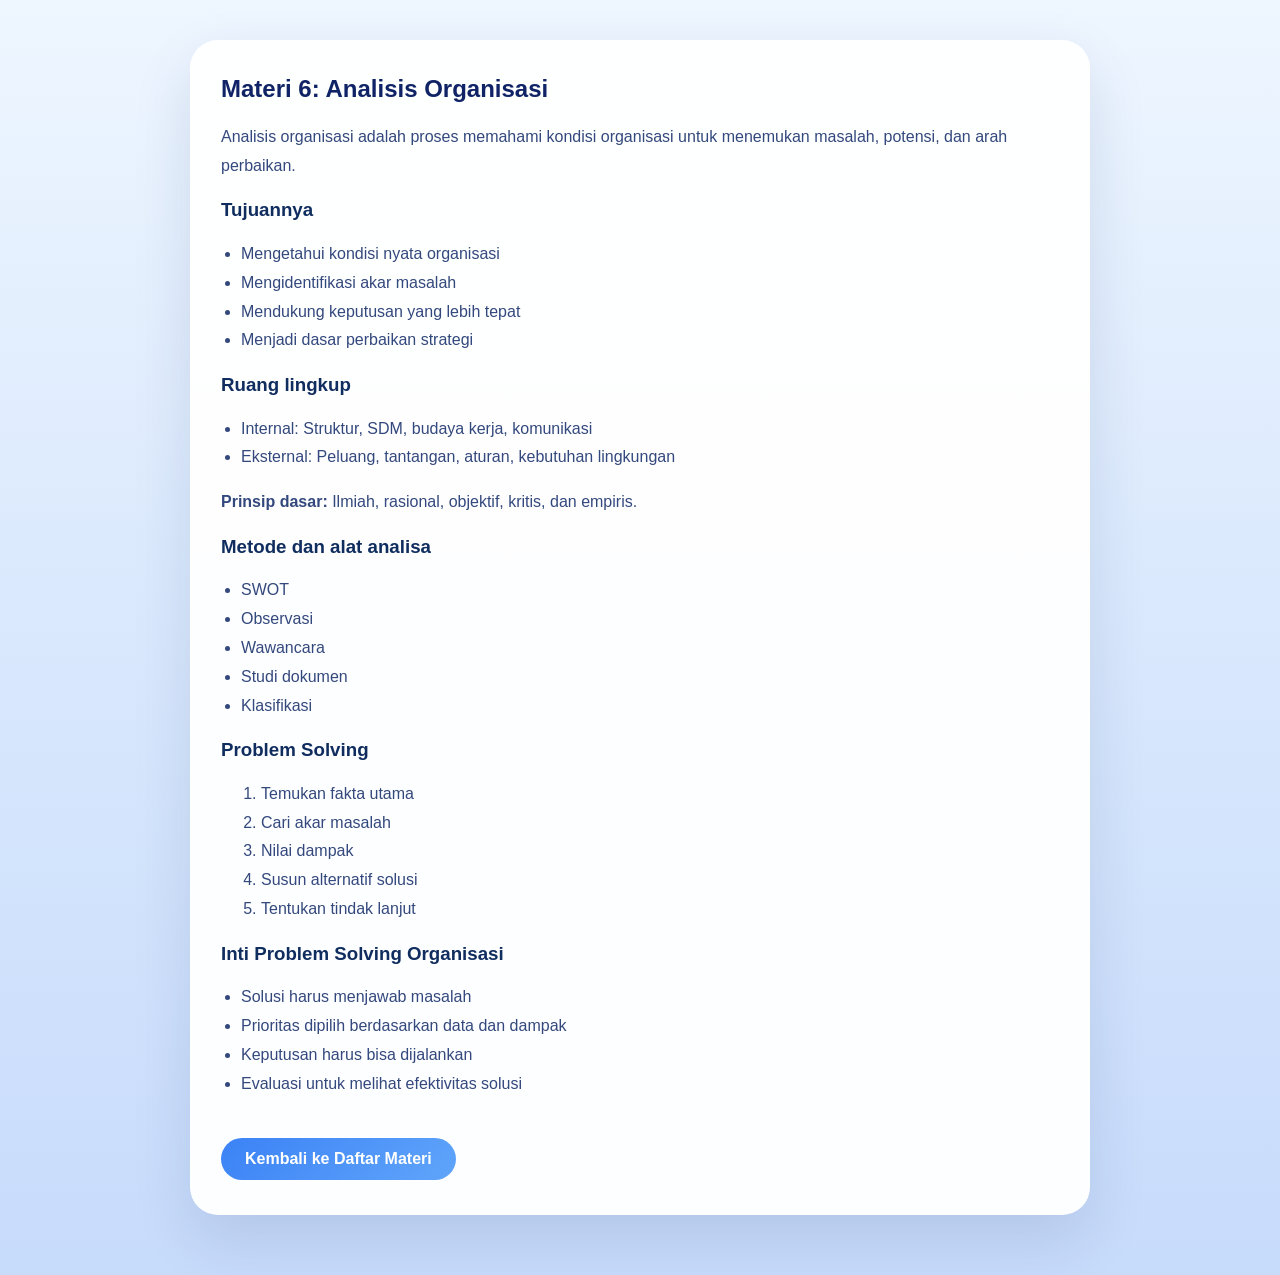
<file: materi6.html>
<!DOCTYPE html>
<html lang="en">
<head>
    <meta charset="UTF-8">
    <meta name="viewport" content="width=device-width, initial-scale=1.0">
    <title>Materi 6 - Analisis Organisasi</title>
    <style>
        body {
            font-family: 'Segoe UI', Tahoma, Geneva, Verdana, sans-serif;
            margin: 0;
            padding: 0;
            background: linear-gradient(180deg, #eef6ff 0%, #d9e8fd 50%, #c7dbfb 100%);
            color: #102d5f;
        }

        header {
            text-align: center;
            padding: 28px 20px;
            background: linear-gradient(135deg, #1a56db, #4f8bff);
            color: white;
            box-shadow: 0 8px 28px rgba(0, 0, 0, 0.14);
        }

        header h1 {
            margin: 0;
            font-size: 2rem;
        }

        nav {
            margin-top: 12px;
        }

        nav a {
            color: rgba(255,255,255,0.92);
            text-decoration: none;
            margin: 0 10px;
            font-weight: 600;
            transition: color 0.25s ease;
        }

        nav a:hover {
            color: #d7e8ff;
        }

        main {
            padding: 40px 20px 60px;
            max-width: 900px;
            margin: 0 auto;
        }

        .content-card {
            background: rgba(255,255,255,0.95);
            border-radius: 28px;
            padding: 34px 30px;
            box-shadow: 0 24px 60px rgba(15, 45, 100, 0.12);
            border: 1px solid rgba(255,255,255,0.85);
        }

        .content-card h2 {
            margin-top: 0;
            color: #0f2366;
        }

        .content-card p,
        .content-card ul,
        .content-card li {
            color: #33487d;
            line-height: 1.8;
        }

        .content-card ul {
            padding-left: 20px;
        }

        .back-link {
            display: inline-block;
            margin-top: 24px;
            padding: 12px 24px;
            background: linear-gradient(135deg, #3b82f6, #60a5fa);
            color: white;
            text-decoration: none;
            border-radius: 999px;
            font-weight: 700;
            transition: transform 0.2s ease;
        }

        .back-link:hover {
            transform: translateY(-2px);
        }
    </style>
</head>
<body>
    <main>
        <section class="content-card">
            <h2>Materi 6: Analisis Organisasi</h2>
            <p>Analisis organisasi adalah proses memahami kondisi organisasi untuk menemukan masalah, potensi, dan arah perbaikan.</p>

            <h3>Tujuannya</h3>
            <ul>
                <li>Mengetahui kondisi nyata organisasi</li>
                <li>Mengidentifikasi akar masalah</li>
                <li>Mendukung keputusan yang lebih tepat</li>
                <li>Menjadi dasar perbaikan strategi</li>
            </ul>

            <h3>Ruang lingkup</h3>
            <ul>
                <li>Internal: Struktur, SDM, budaya kerja, komunikasi</li>
                <li>Eksternal: Peluang, tantangan, aturan, kebutuhan lingkungan</li>
            </ul>

            <p><strong>Prinsip dasar:</strong> Ilmiah, rasional, objektif, kritis, dan empiris.</p>

            <h3>Metode dan alat analisa</h3>
            <ul>
                <li>SWOT</li>
                <li>Observasi</li>
                <li>Wawancara</li>
                <li>Studi dokumen</li>
                <li>Klasifikasi</li>
            </ul>

            <h3>Problem Solving</h3>
            <ol>
                <li>Temukan fakta utama</li>
                <li>Cari akar masalah</li>
                <li>Nilai dampak</li>
                <li>Susun alternatif solusi</li>
                <li>Tentukan tindak lanjut</li>
            </ol>

            <h3>Inti Problem Solving Organisasi</h3>
            <ul>
                <li>Solusi harus menjawab masalah</li>
                <li>Prioritas dipilih berdasarkan data dan dampak</li>
                <li>Keputusan harus bisa dijalankan</li>
                <li>Evaluasi untuk melihat efektivitas solusi</li>
            </ul>

            <a class="back-link" href="materi.html">Kembali ke Daftar Materi</a>
        </section>
    </main>
</body>
</html>
</file>
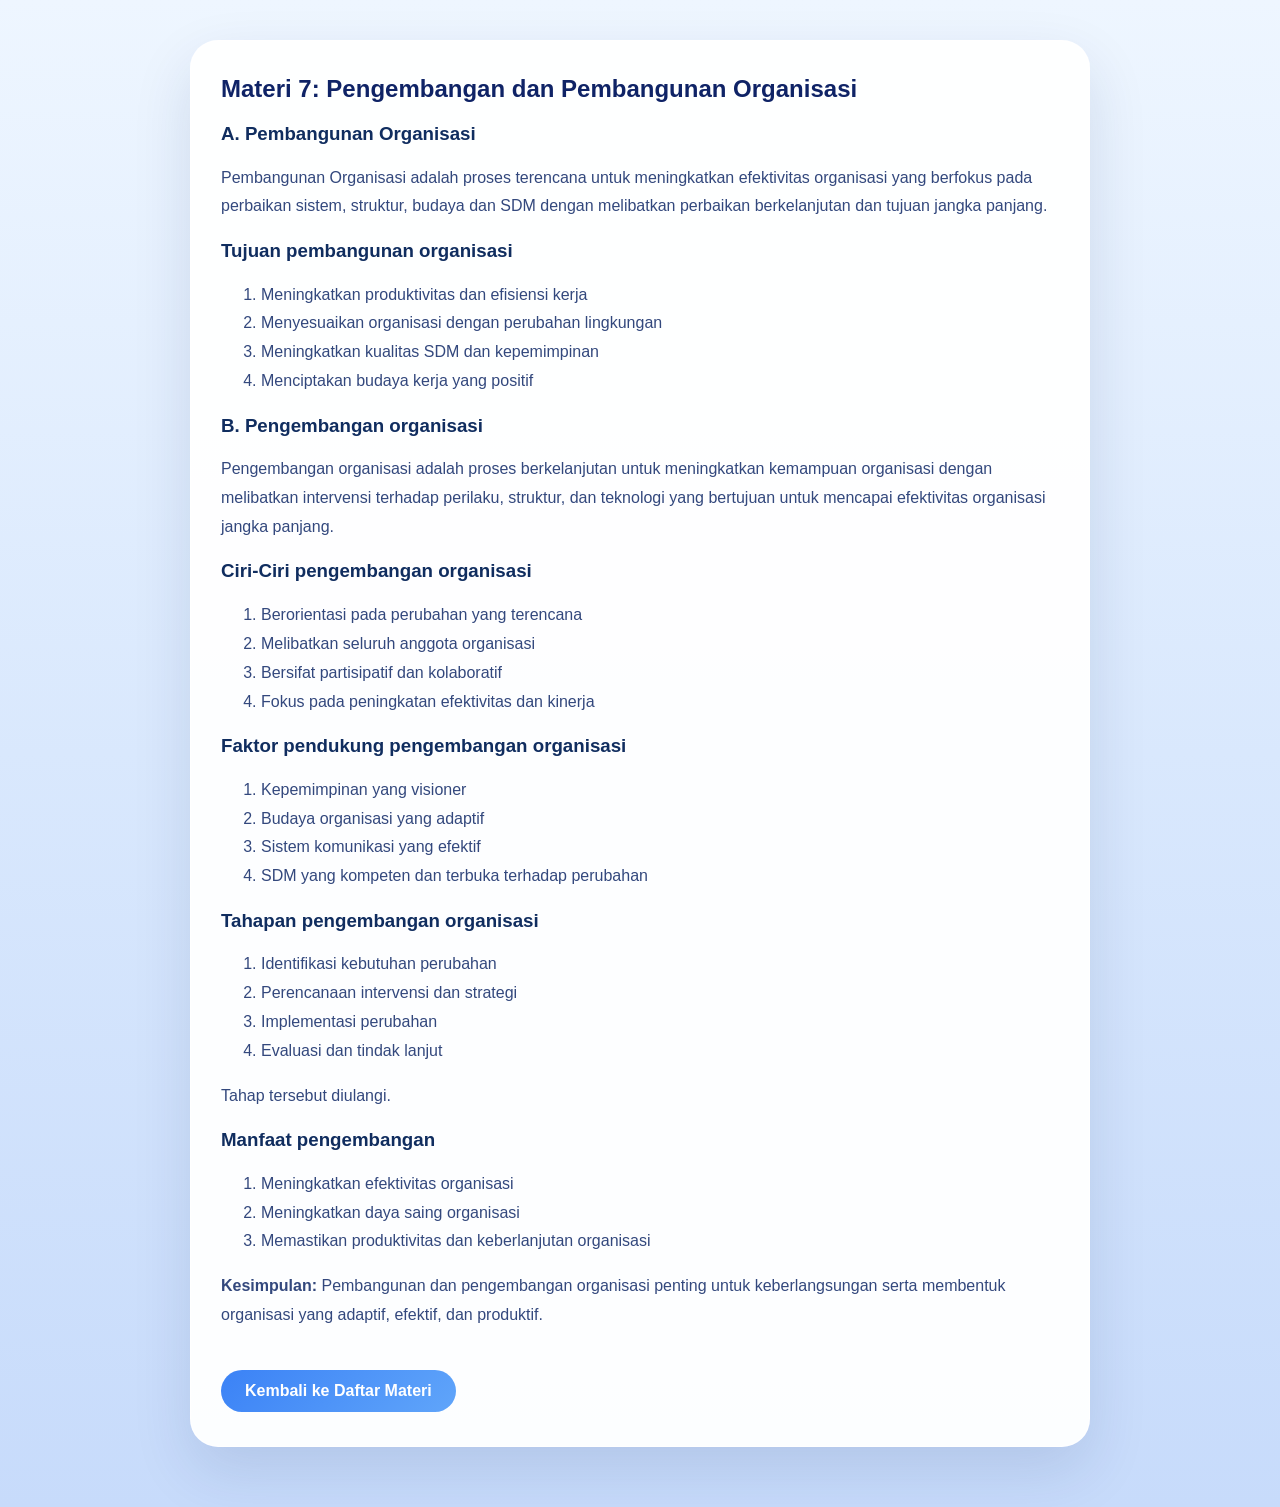
<file: materi7.html>
<!DOCTYPE html>
<html lang="en">
<head>
    <meta charset="UTF-8">
    <meta name="viewport" content="width=device-width, initial-scale=1.0">
    <title>Materi 7 - Pengembangan dan Pembangunan Organisasi</title>
    <style>
        body {
            font-family: 'Segoe UI', Tahoma, Geneva, Verdana, sans-serif;
            margin: 0;
            padding: 0;
            background: linear-gradient(180deg, #eef6ff 0%, #d9e8fd 50%, #c7dbfb 100%);
            color: #102d5f;
        }

        header {
            text-align: center;
            padding: 28px 20px;
            background: linear-gradient(135deg, #1a56db, #4f8bff);
            color: white;
            box-shadow: 0 8px 28px rgba(0, 0, 0, 0.14);
        }

        header h1 {
            margin: 0;
            font-size: 2rem;
        }

        nav {
            margin-top: 12px;
        }

        nav a {
            color: rgba(255,255,255,0.92);
            text-decoration: none;
            margin: 0 10px;
            font-weight: 600;
            transition: color 0.25s ease;
        }

        nav a:hover {
            color: #d7e8ff;
        }

        main {
            padding: 40px 20px 60px;
            max-width: 900px;
            margin: 0 auto;
        }

        .content-card {
            background: rgba(255,255,255,0.95);
            border-radius: 28px;
            padding: 34px 30px;
            box-shadow: 0 24px 60px rgba(15, 45, 100, 0.12);
            border: 1px solid rgba(255,255,255,0.85);
        }

        .content-card h2 {
            margin-top: 0;
            color: #0f2366;
        }

        .content-card p,
        .content-card ul,
        .content-card li {
            color: #33487d;
            line-height: 1.8;
        }

        .content-card ul {
            padding-left: 20px;
        }

        .back-link {
            display: inline-block;
            margin-top: 24px;
            padding: 12px 24px;
            background: linear-gradient(135deg, #3b82f6, #60a5fa);
            color: white;
            text-decoration: none;
            border-radius: 999px;
            font-weight: 700;
            transition: transform 0.2s ease;
        }

        .back-link:hover {
            transform: translateY(-2px);
        }
    </style>
</head>
<body>
    <main>
        <section class="content-card">
            <h2>Materi 7: Pengembangan dan Pembangunan Organisasi</h2>
            <h3>A. Pembangunan Organisasi</h3>
            <p>Pembangunan Organisasi adalah proses terencana untuk meningkatkan efektivitas organisasi yang berfokus pada perbaikan sistem, struktur, budaya dan SDM dengan melibatkan perbaikan berkelanjutan dan tujuan jangka panjang.</p>

            <h3>Tujuan pembangunan organisasi</h3>
            <ol>
                <li>Meningkatkan produktivitas dan efisiensi kerja</li>
                <li>Menyesuaikan organisasi dengan perubahan lingkungan</li>
                <li>Meningkatkan kualitas SDM dan kepemimpinan</li>
                <li>Menciptakan budaya kerja yang positif</li>
            </ol>

            <h3>B. Pengembangan organisasi</h3>
            <p>Pengembangan organisasi adalah proses berkelanjutan untuk meningkatkan kemampuan organisasi dengan melibatkan intervensi terhadap perilaku, struktur, dan teknologi yang bertujuan untuk mencapai efektivitas organisasi jangka panjang.</p>

            <h3>Ciri-Ciri pengembangan organisasi</h3>
            <ol>
                <li>Berorientasi pada perubahan yang terencana</li>
                <li>Melibatkan seluruh anggota organisasi</li>
                <li>Bersifat partisipatif dan kolaboratif</li>
                <li>Fokus pada peningkatan efektivitas dan kinerja</li>
            </ol>

            <h3>Faktor pendukung pengembangan organisasi</h3>
            <ol>
                <li>Kepemimpinan yang visioner</li>
                <li>Budaya organisasi yang adaptif</li>
                <li>Sistem komunikasi yang efektif</li>
                <li>SDM yang kompeten dan terbuka terhadap perubahan</li>
            </ol>

            <h3>Tahapan pengembangan organisasi</h3>
            <ol>
                <li>Identifikasi kebutuhan perubahan</li>
                <li>Perencanaan intervensi dan strategi</li>
                <li>Implementasi perubahan</li>
                <li>Evaluasi dan tindak lanjut</li>
            </ol>
            <p>Tahap tersebut diulangi.</p>

            <h3>Manfaat pengembangan</h3>
            <ol>
                <li>Meningkatkan efektivitas organisasi</li>
                <li>Meningkatkan daya saing organisasi</li>
                <li>Memastikan produktivitas dan keberlanjutan organisasi</li>
            </ol>

            <p><strong>Kesimpulan:</strong> Pembangunan dan pengembangan organisasi penting untuk keberlangsungan serta membentuk organisasi yang adaptif, efektif, dan produktif.</p>
            <a class="back-link" href="materi.html">Kembali ke Daftar Materi</a>
        </section>
    </main>
</body>
</html>
</file>
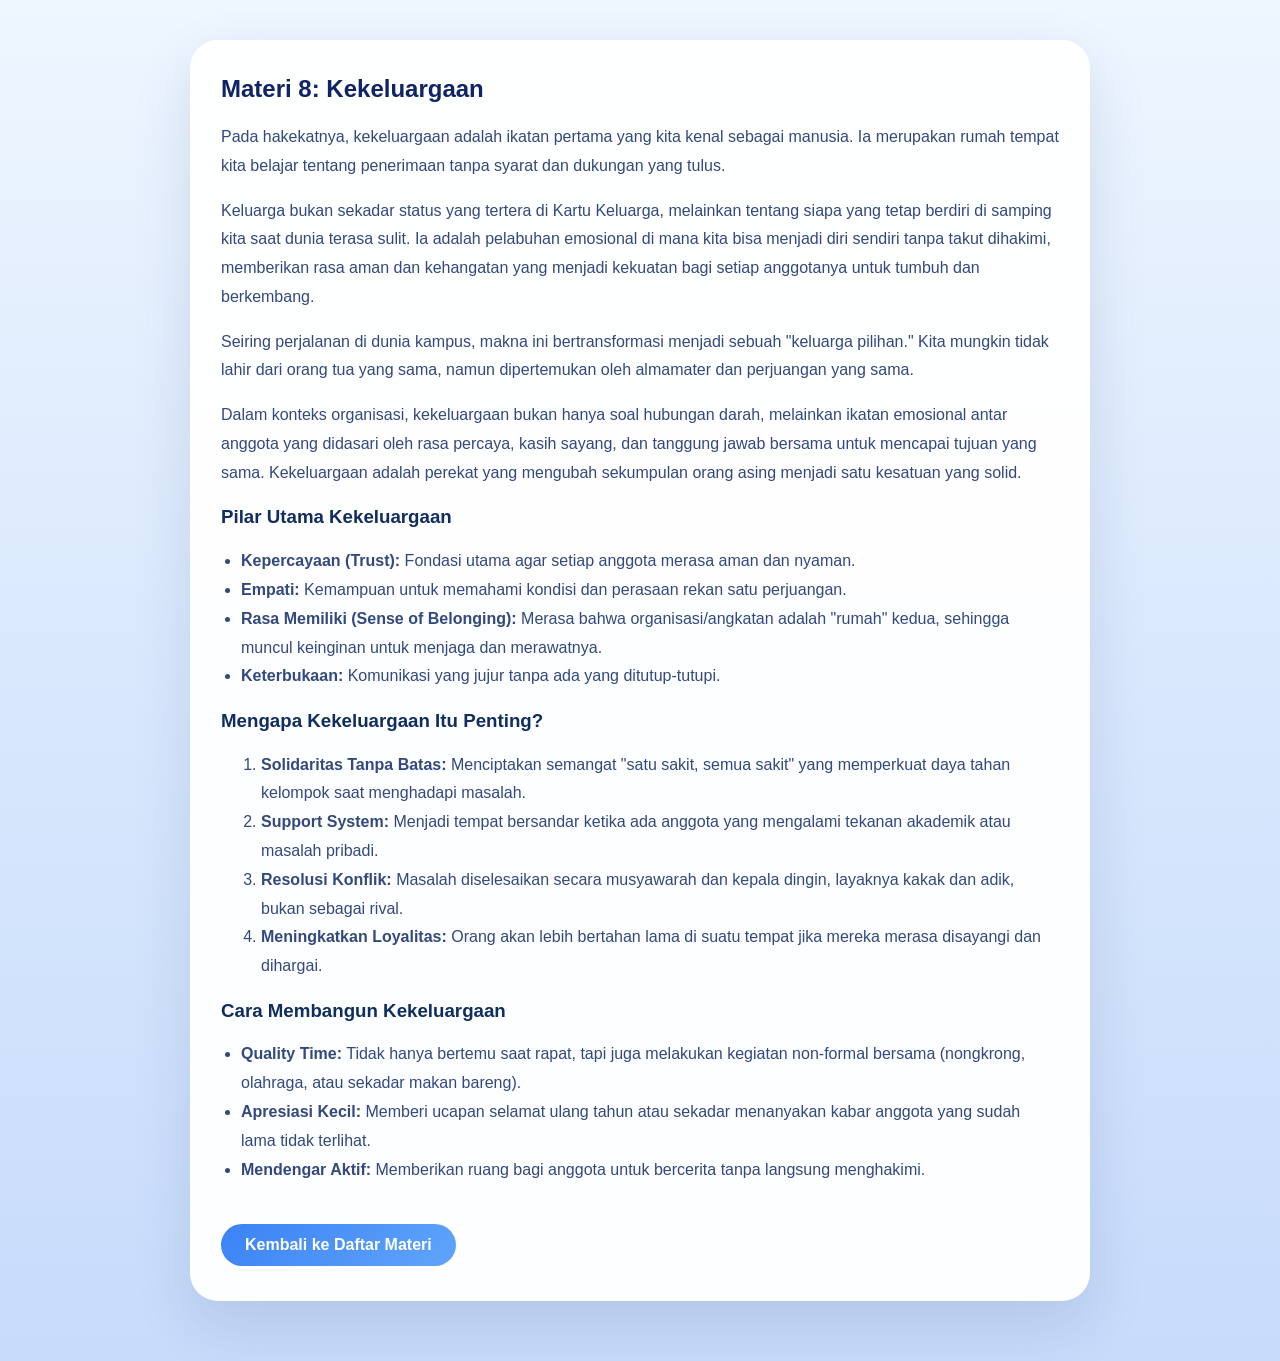
<file: materi8.html>
<!DOCTYPE html>
<html lang="en">
<head>
    <meta charset="UTF-8">
    <meta name="viewport" content="width=device-width, initial-scale=1.0">
    <title>Materi 8 - Kekeluargaan</title>
    <style>
        body {
            font-family: 'Segoe UI', Tahoma, Geneva, Verdana, sans-serif;
            margin: 0;
            padding: 0;
            background: linear-gradient(180deg, #eef6ff 0%, #d9e8fd 50%, #c7dbfb 100%);
            color: #102d5f;
        }

        header {
            text-align: center;
            padding: 28px 20px;
            background: linear-gradient(135deg, #1a56db, #4f8bff);
            color: white;
            box-shadow: 0 8px 28px rgba(0, 0, 0, 0.14);
        }

        header h1 {
            margin: 0;
            font-size: 2rem;
        }

        nav {
            margin-top: 12px;
        }

        nav a {
            color: rgba(255,255,255,0.92);
            text-decoration: none;
            margin: 0 10px;
            font-weight: 600;
            transition: color 0.25s ease;
        }

        nav a:hover {
            color: #d7e8ff;
        }

        main {
            padding: 40px 20px 60px;
            max-width: 900px;
            margin: 0 auto;
        }

        .content-card {
            background: rgba(255,255,255,0.95);
            border-radius: 28px;
            padding: 34px 30px;
            box-shadow: 0 24px 60px rgba(15, 45, 100, 0.12);
            border: 1px solid rgba(255,255,255,0.85);
        }

        .content-card h2 {
            margin-top: 0;
            color: #0f2366;
        }

        .content-card p,
        .content-card ul,
        .content-card li {
            color: #33487d;
            line-height: 1.8;
        }

        .content-card ul {
            padding-left: 20px;
        }

        .back-link {
            display: inline-block;
            margin-top: 24px;
            padding: 12px 24px;
            background: linear-gradient(135deg, #3b82f6, #60a5fa);
            color: white;
            text-decoration: none;
            border-radius: 999px;
            font-weight: 700;
            transition: transform 0.2s ease;
        }

        .back-link:hover {
            transform: translateY(-2px);
        }
    </style>
</head>
<body>
    <main>
        <section class="content-card">
            <h2>Materi 8: Kekeluargaan</h2>
            <p>Pada hakekatnya, kekeluargaan adalah ikatan pertama yang kita kenal sebagai manusia. Ia merupakan rumah tempat kita belajar tentang penerimaan tanpa syarat dan dukungan yang tulus.</p>
            <p>Keluarga bukan sekadar status yang tertera di Kartu Keluarga, melainkan tentang siapa yang tetap berdiri di samping kita saat dunia terasa sulit. Ia adalah pelabuhan emosional di mana kita bisa menjadi diri sendiri tanpa takut dihakimi, memberikan rasa aman dan kehangatan yang menjadi kekuatan bagi setiap anggotanya untuk tumbuh dan berkembang.</p>
            <p>Seiring perjalanan di dunia kampus, makna ini bertransformasi menjadi sebuah "keluarga pilihan." Kita mungkin tidak lahir dari orang tua yang sama, namun dipertemukan oleh almamater dan perjuangan yang sama.</p>
            <p>Dalam konteks organisasi, kekeluargaan bukan hanya soal hubungan darah, melainkan ikatan emosional antar anggota yang didasari oleh rasa percaya, kasih sayang, dan tanggung jawab bersama untuk mencapai tujuan yang sama. Kekeluargaan adalah perekat yang mengubah sekumpulan orang asing menjadi satu kesatuan yang solid.</p>

            <h3>Pilar Utama Kekeluargaan</h3>
            <ul>
                <li><strong>Kepercayaan (Trust):</strong> Fondasi utama agar setiap anggota merasa aman dan nyaman.</li>
                <li><strong>Empati:</strong> Kemampuan untuk memahami kondisi dan perasaan rekan satu perjuangan.</li>
                <li><strong>Rasa Memiliki (Sense of Belonging):</strong> Merasa bahwa organisasi/angkatan adalah "rumah" kedua, sehingga muncul keinginan untuk menjaga dan merawatnya.</li>
                <li><strong>Keterbukaan:</strong> Komunikasi yang jujur tanpa ada yang ditutup-tutupi.</li>
            </ul>

            <h3>Mengapa Kekeluargaan Itu Penting?</h3>
            <ol>
                <li><strong>Solidaritas Tanpa Batas:</strong> Menciptakan semangat "satu sakit, semua sakit" yang memperkuat daya tahan kelompok saat menghadapi masalah.</li>
                <li><strong>Support System:</strong> Menjadi tempat bersandar ketika ada anggota yang mengalami tekanan akademik atau masalah pribadi.</li>
                <li><strong>Resolusi Konflik:</strong> Masalah diselesaikan secara musyawarah dan kepala dingin, layaknya kakak dan adik, bukan sebagai rival.</li>
                <li><strong>Meningkatkan Loyalitas:</strong> Orang akan lebih bertahan lama di suatu tempat jika mereka merasa disayangi dan dihargai.</li>
            </ol>

            <h3>Cara Membangun Kekeluargaan</h3>
            <ul>
                <li><strong>Quality Time:</strong> Tidak hanya bertemu saat rapat, tapi juga melakukan kegiatan non-formal bersama (nongkrong, olahraga, atau sekadar makan bareng).</li>
                <li><strong>Apresiasi Kecil:</strong> Memberi ucapan selamat ulang tahun atau sekadar menanyakan kabar anggota yang sudah lama tidak terlihat.</li>
                <li><strong>Mendengar Aktif:</strong> Memberikan ruang bagi anggota untuk bercerita tanpa langsung menghakimi.</li>
            </ul>
            <a class="back-link" href="materi.html">Kembali ke Daftar Materi</a>
        </section>
    </main>
</body>
</html>
</file>
